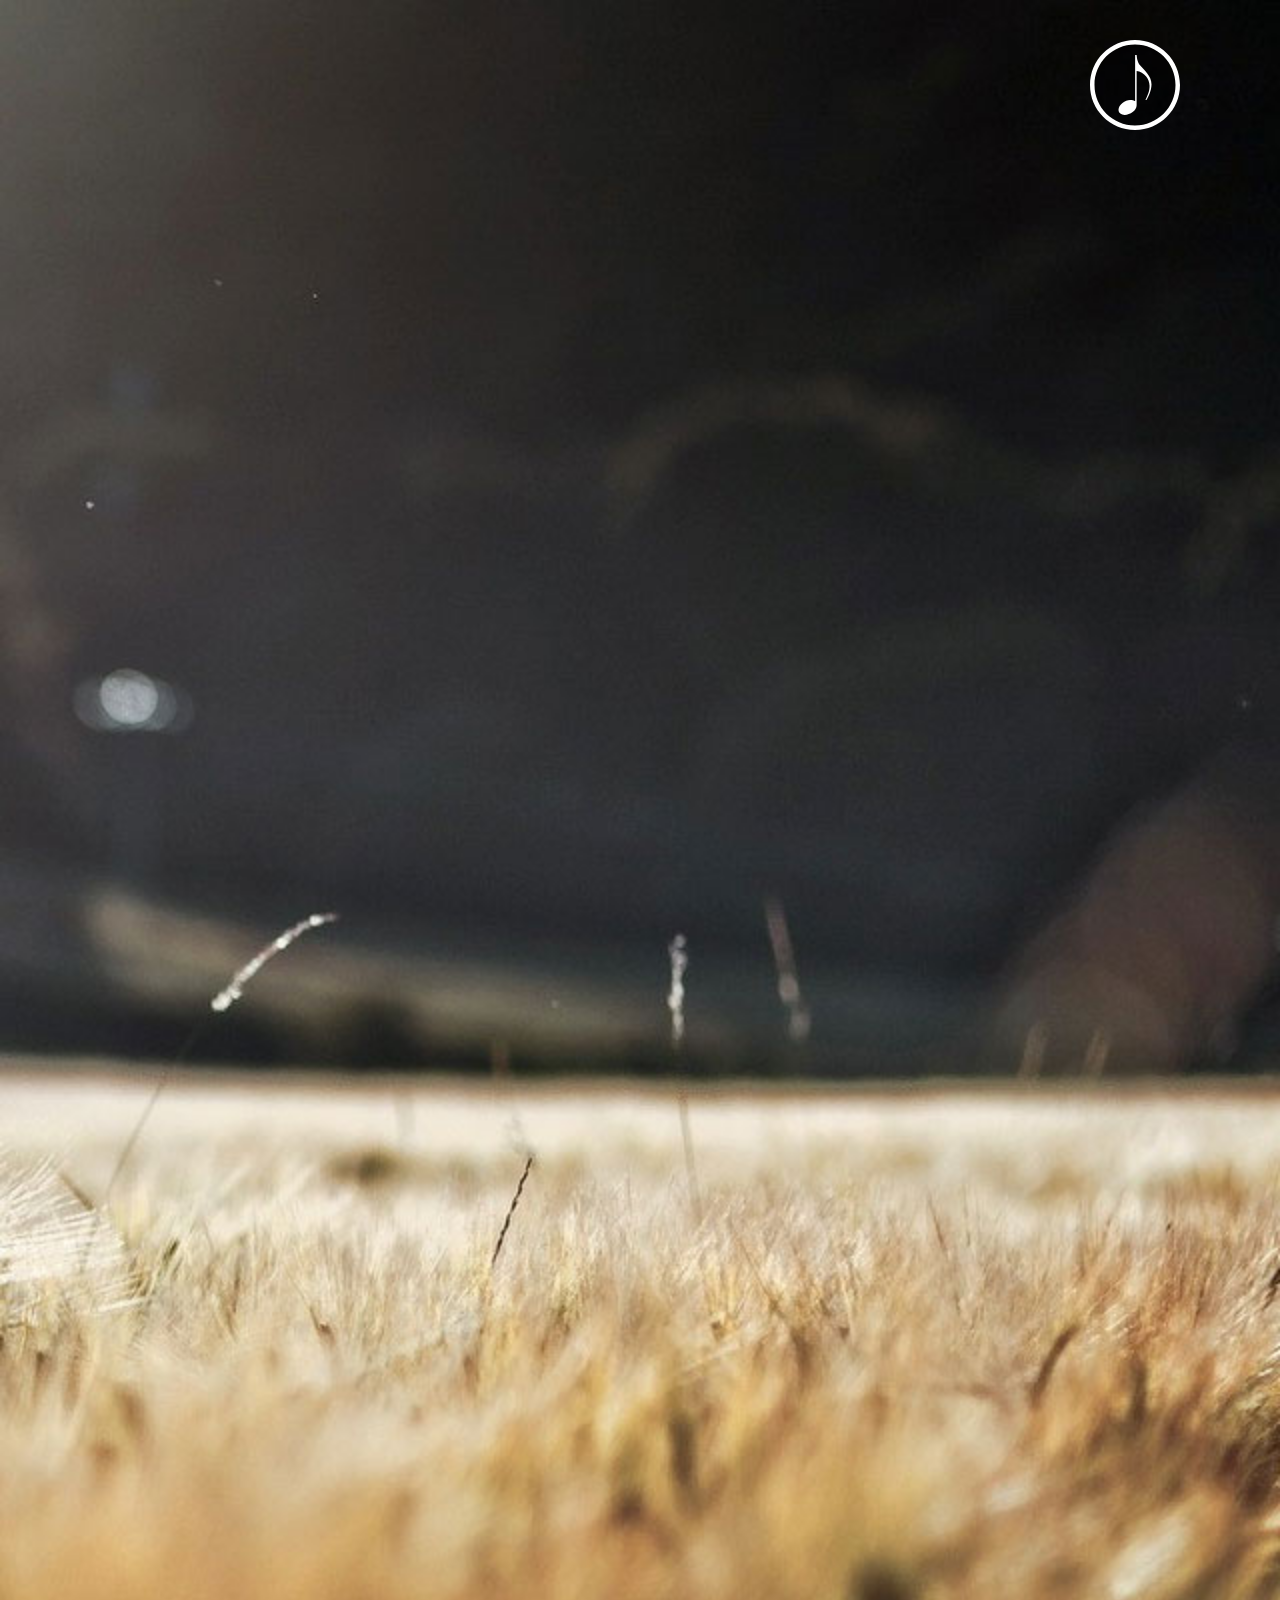
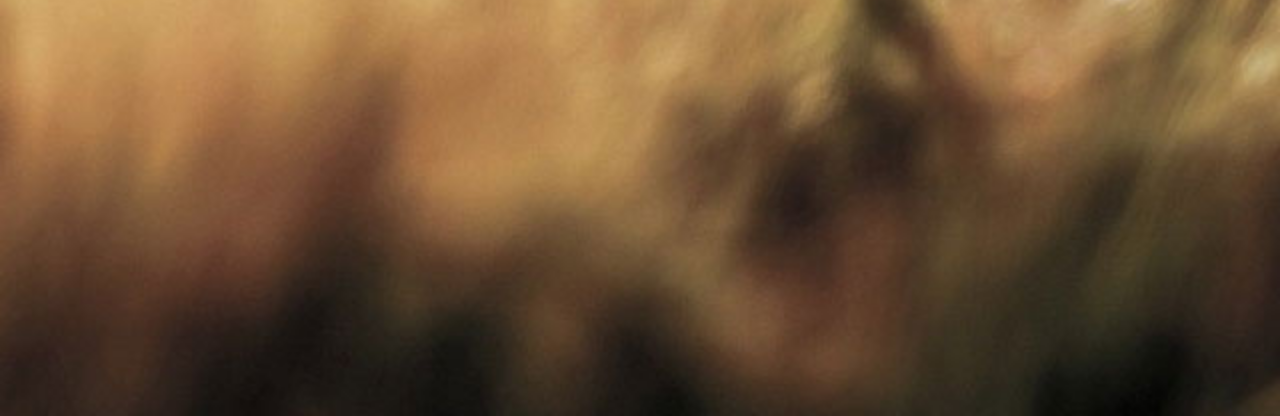
<file: index.html>
<!DOCTYPE html>
<html>
<head lang="en">
    <meta charset="UTF-8">
    <link rel="stylesheet" href="css/tab.css"/>
    <link rel="stylesheet" href="css/animate.css"/>
    <meta name="viewport" content="width=device-width,initial-scale=1.0,user-scalable=no">
</head>
<body>
<div id="main">
    <ul id="list">
        <li class="zIndex">
            <div class="a1" id="a1">
                <div class="a1-list1">
                    <img src="img/1-1.jpg"/>
                </div>
                <div class="a1-list2">
                    <img src="img/my.png"/>
                </div>
                <div class="a1-list3">
                    <img src="img/1-1.png"/>
                </div>
                <div class="a1-list4">
                    <p>郑</p>
                    <p>秀</p>
                    <p>明</p>
                </div>
                <div class="a1-list5">
                    <p>个</p>
                    <p>人</p>
                    <p>简</p>
                    <p>历</p>
                </div>
                <div class="a1-list6">
                    <p>给我一个学习工作的平台，我将还您100个满意</p>
                </div>
                <div class="a1-list7">
                <span>关注更多</span>
                </div>
            </div>
        </li>
        <li>
            <div class="a2">
                <div class="a2-list1">
                    <img src="img/2-2.png"/>
                </div>
                <div class="a2-list2">
                    <a href="javascript:;" ></a>
                    <a href="javascript:;" ></a>
                    <a href="javascript:;" ></a>
                    <a href="javascript:;" ></a>
                    <a href="javascript:;" ></a>
                </div>
                <div class="a2-list3">
                    <img src="img/my.png"/>
                    <img src="img/my.png"/>
                    <img src="img/my.png"/>
                    <img src="img/my.png"/>
                    <img src="img/my.png"/>
                </div>
                <div class="a2-list4" id="a2-list4">
                    <p>年龄:25</p>
                    <p>学历:本科</p>
                    <p>专业:动画</p>
                    <p>工作经验:1.5年</p>
                    <p>毕业学院:河北传媒学院</p>
                </div>
            </div>
        </li>
        <li>
            <div class="a3">
                <div class="a3-list1">
                    <img src="img/3-3.png"/>
                    <img src="img/3-3.png"/>
                    <img src="img/3-3.png"/>
                    <img src="img/3-3.png"/>
                    <img src="img/3-3.png"/>
                </div>
                <div class="a3-list2">
                    <a href="javascript:;" ></a>
                    <a href="javascript:;" ></a>
                    <a href="javascript:;" ></a>
                    <a href="javascript:;" ></a>
                </div>
                <div class="a3-list3">
                    <p>Javascript</p>
                    <p>HTML5+CSS3</p>
                    <p>jQuery</p>
                    <p>Ajax</p>
                    <p>DIV+CSS</p>
                </div>
            </div>
        </li>
        <li>
            <div class="a4">
                <h2>The advantage of me</h2>
                <div class="a4-list1">
                    <p>Javascript</p>
                    <p>jQuery</p>
                    <p>HTML5<br>CSS3</p>
                    <p>Ajax</p>
                    <p>DIV+CSS</p>
                    <p>PhotoShop</p>
                    <p>Flash</p>
                    <p>AE</p>
                </div>
                <div class="a4-list2">
                    <div>
                        <p>90%</p>
                    </div>
                    <div>
                        <p>70%</p>
                    </div>
                    <div>
                        <p>65%</p>
                    </div>
                    <div>
                        <p>65%</p>
                    </div>
                    <div>
                        <p>50%</p>
                    </div>
                    <div>
                        <p>80%</p>
                    </div>
                    <div>
                        <p>50%</p>
                    </div>
                    <div>
                        <p>55%</p>
                    </div>
                </div>
            </div>
        </li>
        <li>
            <div class="a5">
                <h2>
                    我
                </h2>
                <div class="a5-list1">
                    <img src="img/5-1.png"/>
                </div>
                <p class="a5-list2">
                    有梦想敢付出的90后，我虽说没有才华横溢，学富五车，但我对web前端开发具有浓厚的兴趣，工作之余经常关注前端技术方面的发展趋势，并且具有扎实的技术能力以及优良的代码风格，刻苦认真、虚心好学。我期望能在以后的工作和生活中，不断实现自我的人生价值和追求的目标。
                </p>
            </div>
        </li>
        <li>
            <div class="a6">
                <h2>CONTACT</h2>
                <h2>联系方式</h2>
                <div class="a6-list1"></div>
                <div class="a6-list2">
                    <img src="img/6-4.png"/>
                </div>
                <div class="a6-list3">
                    <img src="img/6-1.png"/>
                </div>
                <div class="a6-list4">
                    <img src="img/6-2.png"/>
                </div>
                <div class="a6-list5">
                    <img src="img/6-3.png"/>
                </div>
                <div class="a6-list6">
                    <p>河北省邯郸市磁县</p>
                </div>
                <div class="a6-list7">
                    <p>133-4106-7720</p>
                </div>
                <div class="a6-list8">
                    <p>632281949@qq.com</p>
                </div>
                <div class="a6-list9">
                    <p>北京市大兴区长丰园三区</p>
                </div>
            </div>
        </li>
        <li>
            <div class="a7">
                <div class="a7-list1">
                    <img src="img/7-2.png"/>
                </div>
                <h2>联系我吧</h2>
                <div class="a7-list2"></div>
                <div class="a7-list3">
                    <img src="img/erweima.png"/>
                </div>
                <p>扫一扫把我存到通讯录</p>
            </div>
        </li>
    </ul>
    <div id="audio-btn" class="audio-btn rotate">
        <audio loop src="img/music.mp3" id="media" autoplay preload></audio>
    </div>
</div>
<script src="js/banner.js"></script>
</body>
</html>
</file>
<file: css/tab.css>
* {
    margin: 0;
    padding: 0;
    font-family: "Microsoft Yahei";
}
ul,li{
    list-style-type: none;
}
html,body{
    width: 100%;
    height: 100%;
    overflow: hidden;
}
#main{
    width: 640px;
    height: 1008px;
    overflow: hidden;
    position: absolute;
    left:50%;
    top:0;
    margin-left: -320px;
    -webkit-transform-origin:top;
    transform-origin: top;
}
#list{
    height: 100%
}
#list li{
    width: 100%;
    height: 100%;
    position: absolute;
    background-repeat: no-repeat;
    background-size:cover;
}
#list li.zIndex{
    z-index: 8;
}
#list li:nth-child(1){
    background-image:url(../img/1-bg.jpg) ;
}
#list li:nth-child(2){
    background-image:url(../img/2-bg.jpg) ;
}
#list li:nth-child(3){
    background-image:url(../img/3-bg.jpg) ;
}
#list li:nth-child(4){
    background-image:url(../img/4-bg.jpg) ;
}
#list li:nth-child(5){
    background-image:url(../img/5-bg.jpg) ;
}
#list li:nth-child(6){
    background-image:url(../img/6-bg.gif) ;
}
#list li:nth-child(7){
    background-image:url(../img/7-bg.jpg) ;
}
.a1 .a1-list1,.a1 .a1-list2{
    position: absolute;
    border-radius: 50%;
    left: 50%;
}
.a1 .a1-list1{
    height: 215px;
    width: 215px;
    margin-left: -108px;
    top: 16%;
    opacity: 0;
}
.a1 img{
    width: 100%;
    height: 100%;
}
.a1 .a1-list2{
    height: 190px;
    width: 190px;
    margin-left: -95px;
    top: 17.2%;
    opacity: 1;
    -webkit-transform: scale(0,0);
    transform: scale(0,0);
}
#a1 .a1-list1{
    animation:opacityMove 0.55s  both;
    -webkit-animation:opacityMove 0.55s  both;
}
#a1 .a1-list2{
    animation:list2In 0.4s 0.5s both ;
    -webkit-animation:list2In 0.4s  0.5s both;
}
.a1 .a1-list1 img,.a1 .a1-list2 img{
    background-size: 100% 100%;
    border-radius: 50%;
}
.a1 .a1-list3{
    position: absolute;
    left: 50%;
    margin-left: -60px;
    opacity: 1;
    height: 25%;
    top: 40%;
    -webkit-transform: scale(0,0);
    transform: scale(0,0);
}
#a1 .a1-list3{
    animation:list2In 1s 0.7s both ;
    -webkit-animation:list2In 1s  0.7s both;
}
.a1 .a1-list4{
    position: absolute;
    left: 36%;
    opacity: 0;
    height: 120px;
    width: 62px;
    font-size: 58px;
    color: #f4711f;
    font-weight: bold;
    top: 40%;
}
#a1 .a1-list4{
    animation:fadeInLeft 1s 0.8s both ;
    -webkit-animation:fadeInLeft 1s  0.8s both;
}
#a1 .a1-list5{
    animation:fadeInRight 1s 0.8s both ;
    -webkit-animation:fadeInRight 1s  0.8s both;
}
.a1 .a1-list5{
    position: absolute;
    right: 36%;
    opacity: 0;
    height: 120px;
    width: 62px;
    font-size: 48px;
    color: #fff;
    font-weight: bold;
    top: 40%;
}
.a1 .a1-list6{
    position: absolute;
    left: 50%;
    margin-left: -35.5%;
    opacity: 0;
    height: 36px;
    width: 79%;
    font-size: 22px;
    color: #fff;
    top: 70%;
}
#a1 .a1-list6{
    animation:fadeInUp 1s 1.9s both ;
    -webkit-animation:fadeInUp 1s  1.9s both;
}
#a1 .a1-list7{
    animation:list2In 1s 1.8s both ;
    -webkit-animation:list2In 1s  1.8s both;
}
.a1 .a1-list7{
    position: absolute;
    left: 50%;
    margin-left: -100px;
    opacity: 0;
    height: 80px;
    width: 200px;
    border-radius: 40px;
    line-height: 80px;
    font-size: 28px;
    font-weight: bold;
    top: 80%;
    color: #f4711f;
    background: #ffffff;
    text-align: center;
    box-shadow: 0 3px 10px 1px black;
}
.a2 .a2-list1{
    position: absolute;
    left: 14%;
    width: 16%;
    height: 77%;
    opacity: 0;
    top: 10%;
}
#a2 .a2-list1{
    animation:zoomIn 0.5s both ;
    -webkit-animation:zoomIn 0.5s both;
}
#a2 .a2-list2 a:nth-child(1){
    animation:zoomIn 1s 0.1s both ;
    -webkit-animation:zoomIn 1s 0.1s both;
}
#a2 .a2-list2 a:nth-child(2){
    animation:zoomIn 1s 0.15s both ;
    -webkit-animation:zoomIn 1s 0.15s both;
}
#a2 .a2-list2 a:nth-child(3){
    animation:zoomIn 1s 0.2s both ;
    -webkit-animation:zoomIn 1s 0.2s both;
}
#a2 .a2-list2 a:nth-child(4){
    animation:zoomIn 1s 0.25s both ;
    -webkit-animation:zoomIn 1s 0.25s both;
}
#a2 .a2-list2 a:nth-child(5){
    animation:zoomIn 1s 0.3s both ;
    -webkit-animation:zoomIn 1s 0.3s both;
}
#a2 .a2-list3 img:nth-child(1){
    animation:zoomIn 1s 0.1s both ;
    -webkit-animation:zoomIn 1s 0.1s both;
}
#a2 .a2-list3 img:nth-child(2){
    animation:zoomIn 1s 0.15s both ;
    -webkit-animation:zoomIn 1s 0.15s both;
}
#a2 .a2-list3 img:nth-child(3){
    animation:zoomIn 1s 0.2s both ;
    -webkit-animation:zoomIn 1s 0.2s both;
}
#a2 .a2-list3 img:nth-child(4){
    animation:zoomIn 1s 0.25s both ;
    -webkit-animation:zoomIn 1s 0.25s both;
}
#a2 .a2-list3 img:nth-child(5){
    animation:zoomIn 1s 0.3s both ;
    -webkit-animation:zoomIn 1s 0.3s both;
}
#a2 .a2-list4 p:nth-child(1){
    animation:fadeInRight 1s 0.1s both ;
    -webkit-animation:fadeInRight 1s 0.1s both;
}
#a2 .a2-list4 p:nth-child(2){
    animation:fadeInRight 1s 0.15s both ;
    -webkit-animation:fadeInRight 1s 0.15s both;
}
#a2 .a2-list4 p:nth-child(3){
    animation:fadeInRight 1s  0.1s both ;
    -webkit-animation:fadeInRight 1s  0.1s both;
}
#a2 .a2-list4 p:nth-child(4){
    animation:fadeInRight 1s 0.25s both ;
    -webkit-animation:fadeInRight 1s 0.25s both;
}
#a2 .a2-list4 p:nth-child(5){
    animation:fadeInRight 1s 0.3s both ;
    -webkit-animation:fadeInRight 1s 0.3s both;
}
.a2 img{
    width: 100%;
    height: 100%;
}
.a2 .a2-list2 a:nth-child(1){
    background: url("../img/2-1.png")no-repeat center;
    position: absolute;
    left: 22%;
    width: 66%;
    height: 3%;
    opacity: 0;
    top: 21.5%;
}
.a2 .a2-list2 a:nth-child(2){
    background: url("../img/2-1.png")no-repeat center;
    position: absolute;
    left: 22%;
    width: 66%;
    height: 3%;
    opacity: 0;
    top: 37.5%;
}
.a2 .a2-list2 a:nth-child(3){
    background: url("../img/2-1.png")no-repeat center;
    position: absolute;
    left: 22%;
    width: 66%;
    height: 3%;
    opacity: 0;
    top: 53.5%;
}
.a2 .a2-list2 a:nth-child(4){
    background: url("../img/2-1.png")no-repeat center;
    position: absolute;
    left: 22%;
    width: 66%;
    height: 3%;
    opacity: 0;
    top: 69.5%;
}
.a2 .a2-list2 a:nth-child(5){
    background: url("../img/2-1.png")no-repeat center;
    position: absolute;
    left: 22%;
    width: 66%;
    height: 3%;
    opacity: 0;
    top: 85.5%;
}

.a2 .a2-list3 img:nth-child(1){
    position: absolute;
    left: 14.3%;
    width: 100px;
    height: 100px;
    border-radius: 50%;
    opacity: 0;
    top: 10%;
}
.a2 .a2-list3 img:nth-child(2){
    position: absolute;
    left: 14.3%;
    width: 100px;
    height: 100px;
    border-radius: 50%;
    opacity: 0;
    top: 26%;
}
.a2 .a2-list3 img:nth-child(3){
    position: absolute;
    left: 14.3%;
    width: 100px;
    height: 100px;
    border-radius: 50%;
    opacity: 0;
    top: 42%;
}
.a2 .a2-list3 img:nth-child(4){
    position: absolute;
    left: 14.3%;
    width: 100px;
    height: 100px;
    border-radius: 50%;
    opacity: 0;
    top: 58%;
}
.a2 .a2-list3 img:nth-child(5){
    position: absolute;
    left: 14.3%;
    width: 100px;
    height: 100px;
    border-radius: 50%;
    opacity: 0;
    top: 74%;
}
.a2 .a2-list4 p:nth-child(1){
    position: absolute;
    left: 35%;
    top: 13%;
    font-size: 26px;
    font-weight: bold;
    color: #fff;
    opacity: 0;
}
.a2 .a2-list4 p:nth-child(2){
    position: absolute;
    left: 35%;
    top: 29%;
    font-size: 26px;
    font-weight: bold;
    color: #fff;
    opacity: 0;
}
.a2 .a2-list4 p:nth-child(3){
    position: absolute;
    left: 35%;
    top: 45%;
    font-size: 26px;
    font-weight: bold;
    color: #fff;
    opacity: 0;
}
.a2 .a2-list4 p:nth-child(4){
    position: absolute;
    left: 35%;
    top: 61%;
    font-size: 26px;
    font-weight: bold;
    color: #fff;
    opacity: 0;
}
.a2 .a2-list4 p:nth-child(5){
    position: absolute;
    left: 35%;
    top: 77%;
    font-size: 26px;
    font-weight: bold;
    color: #fff;
    opacity: 0;
}
.a3 img{
    width: 100%;
    height: 100%;
}
#a3 .a3-list1 img:nth-child(1){
    animation:fadeIn 0.6s ease both;
    -webkit-animation:fadeIn 0.6s ease both;
}
#a3 .a3-list2 a:nth-child(1){
    animation:fadeIn 0.6s ease 0.2s both; ;
    -webkit-animation:fadeIn 0.6s ease 0.2s both;;
}
#a3 .a3-list1 img:nth-child(2){
    animation:fadeIn 0.6s ease 0.4s both; ;
    -webkit-animation:fadeIn 0.6s ease 0.4s both;;
}
#a3 .a3-list2 a:nth-child(2){
    animation:fadeIn 0.6s ease 0.6s both; ;
    -webkit-animation:fadeIn 0.6s ease 0.6s both;;
}
#a3 .a3-list1 img:nth-child(3){
    animation:fadeIn 0.6s ease 0.8s both; ;
    -webkit-animation:fadeIn 0.6s ease 0.8s both;;
}
#a3 .a3-list2 a:nth-child(3){
    animation:fadeIn 0.6s ease 1s both;
    -webkit-animation:fadeIn 0.6s ease 1s both;
}
#a3 .a3-list1 img:nth-child(4){
    animation:fadeIn 0.6s ease 1.2s both;
    -webkit-animation:fadeIn 0.6s ease 1.2s both;
}
#a3 .a3-list2 a:nth-child(4){
    animation:fadeIn 0.6s ease 1.4s both;
    -webkit-animation:fadeIn 0.6s ease 1.4s both;
}
#a3 .a3-list1 img:nth-child(5){
    animation:fadeIn 0.6s ease 1.6s both;
    -webkit-animation:fadeIn 0.6s ease 1.6s both;
}
#a3 .a3-list3 p:nth-child(1){
    animation:fadeInRight 1s ease both;
    -webkit-animation:fadeInRight 1s ease both;
}
#a3 .a3-list3 p:nth-child(2){
    animation:fadeInLeft 1s ease 0.2s both;
    -webkit-animation:fadeInLeft 1s ease 0.2s both;
}
#a3 .a3-list3 p:nth-child(3){
    animation:fadeInRight 1s ease 0.6s both ;
    -webkit-animation:fadeInRight 1s ease 0.6s both;
}
#a3 .a3-list3 p:nth-child(4){
    animation:fadeInLeft 1s ease 1s both ;
    -webkit-animation:fadeInLeft 1s ease 1s both;
}
#a3 .a3-list3 p:nth-child(5){
    animation:fadeInRight 1s ease 1.4s both ;
    -webkit-animation:fadeInRight 1s ease 1.4s both;
}
.a3 .a3-list1 img:nth-child(1){
     position: absolute;
     left: 28.2%;
     width: 90px;
     height: 90px;
     opacity: 0;
     top: 9.5%;
 }
.a3 .a3-list1 img:nth-child(2){
    position: absolute;
    width: 90px;
    height: 90px;
    opacity: 0;
    left: 53%;
    top: 25%;
}
.a3 .a3-list1 img:nth-child(3){
    position: absolute;
    width: 90px;
    height: 90px;
    opacity: 0;
    left: 28%;
    top: 40.5%;
}
.a3 .a3-list1 img:nth-child(4){
    position: absolute;
    width: 90px;
    height: 90px;
    opacity: 0;
    left: 54%;
    top: 57%;

}
.a3 .a3-list1 img:nth-child(5){
    position: absolute;
    width: 90px;
    height: 90px;
    opacity: 0;
    left: 28%;
    top:75%;
}
.a3 .a3-list2 a:nth-child(1){
    background: url("../img/3-1.png");
    position: absolute;
    left: 50.5%;
    width: 24.5%;
    height: 24.5%;
    margin-left: -100px;
    opacity: 0;
    top: 13.5%;
}
.a3 .a3-list2 a:nth-child(2){
    background: url("../img/3-2.png");
    position: absolute;
    left: 50.5%;
    width: 25%;
    height: 29%;
    margin-left: -100px;
    opacity: 0;
    top: 15.5%;
}
.a3 .a3-list2 a:nth-child(3){
    background: url("../img/3-1.png");
    position: absolute;
    left: 50.5%;
    width: 26%;
    height: 29%;
    margin-left: -100px;
    opacity: 0;
    top: 44.6%;
}
.a3 .a3-list2 a:nth-child(4){
    background: url("../img/3-2.png");
    position: absolute;
    left: 50.5%;
    width: 26%;
    height: 40%;
    margin-left: -100px;
    opacity: 0;
    top: 49%;
    transform:rotate(-3deg);
    -webkit-transform:rotate(-3deg);
}
.a3 .a3-list3 p:nth-child(1){
     position: absolute;
     left: 45%;
     top: 11.5%;
     font-size: 28px;
     color: #fff;
     opacity: 0;
 }
.a3 .a3-list3 p:nth-child(2){
    position: absolute;
    left: 20%;
    top: 27.5%;
    font-size: 28px;
    color: #fff;
    opacity: 0;
}
.a3 .a3-list3 p:nth-child(3){
    position: absolute;
    left: 45%;
    top: 43%;
    font-size: 28px;
    color: #fff;
    opacity: 0;
}
.a3 .a3-list3 p:nth-child(4){
    position: absolute;
    left: 39.5%;
    top: 59.5%;
    font-size: 28px;
    color: #fff;
    opacity: 0;
}
.a3 .a3-list3 p:nth-child(5){
    position: absolute;
    left: 45%;
    top: 77.5%;
    font-size: 28px;
    color: #fff;
    opacity: 0;
}
.a4 h2{
    position: absolute;
    margin-left: -240px;
    top: 7%;
    font-size: 45px;
    font-weight: bold;
    left: 50%;
    color: lavender;
    opacity: 0;
}
#a4 h2{
    animation:fadeInDown 0.8s ease 1 both;
    -webkit-animation:fadeInDown 0.8s ease 1 both;
    animation-play-state: initial;
    -webkit-animation-play-state: initial;
}
#a4 .a4-list1 p:nth-child(1){
    animation:fadeInLeft 0.4s ease 0.2s 1 both;
    -webkit-animation:fadeInLeft 0.4s ease 0.2s 1 both;
    animation-play-state: initial;
    -webkit-animation-play-state: initial;
}
#a4 .a4-list1 p:nth-child(2){
    animation:fadeInLeft 0.4s ease 0.4s 1 both;
    -webkit-animation:fadeInLeft 0.4s ease 0.4s 1 both;
    animation-play-state: initial;
    -webkit-animation-play-state: initial;
}
#a4 .a4-list1 p:nth-child(3){
    animation:fadeInLeft 0.4s ease 0.6s 1 both;
    -webkit-animation:fadeInLeft 0.4s ease 0.6s 1 both;
    animation-play-state: initial;
    -webkit-animation-play-state: initial;
}
#a4 .a4-list1 p:nth-child(4){
    animation:fadeInLeft 0.4s ease 0.8s 1 both;
    -webkit-animation:fadeInLeft 0.4s ease 0.8s 1 both;
    animation-play-state: initial;
    -webkit-animation-play-state: initial;
}
#a4 .a4-list1 p:nth-child(5){
    animation:fadeInLeft 0.4s ease 1s 1 both;
    -webkit-animation:fadeInLeft 0.4s ease 1s 1 both;
    animation-play-state: initial;
    -webkit-animation-play-state: initial;
}
#a4 .a4-list1 p:nth-child(6){
    animation:fadeInLeft 0.4s ease 1.2s 1 both;
    -webkit-animation:fadeInLeft 0.4s ease 1.2s 1 both;
    animation-play-state: initial;
    -webkit-animation-play-state: initial;
}
#a4 .a4-list1 p:nth-child(7){
    animation:fadeInLeft 0.4s ease 1.4s 1 both;
    -webkit-animation:fadeInLeft 0.4s ease 1.4s 1 both;
    animation-play-state: initial;
    -webkit-animation-play-state: initial;
}
#a4 .a4-list1 p:nth-child(8){
    animation:fadeInLeft 0.4s ease 1.6s 1 both;
    -webkit-animation:fadeInLeft 0.4s ease 1.6s 1 both;
    animation-play-state: initial;
    -webkit-animation-play-state: initial;
}
.a4 .a4-list1{
    width: 28%;
    height: 85%;
    position: absolute;
    left: 0;
    top: 50%;
    margin-top: -67%;
}
.a4 .a4-list1 p:nth-child(1){
    position: absolute;
    top: 14%;
    left: 28%;
    font-size: 25px;
    font-weight: bold;
    color: #fff;
    opacity: 0;
}
.a4 .a4-list1 p:nth-child(2){
    position: absolute;
    top: 24.5%;
    left: 28%;
    font-size: 25px;
    font-weight: bold;
    color: #fff;
    opacity: 0;
}
.a4 .a4-list1 p:nth-child(3){
    position: absolute;
    top: 34.5%;
    left: 28%;
    font-size: 25px;
    font-weight: bold;
    color: #fff;
    opacity: 0;
}
.a4 .a4-list1 p:nth-child(4){
    position: absolute;
    top: 47.3%;
    left: 28%;
    font-size: 25px;
    font-weight: bold;
    color: #fff;
    opacity: 0;
}
.a4 .a4-list1 p:nth-child(5){
    position: absolute;
    top: 58%;
    left: 28%;
    font-size: 25px;
    font-weight: bold;
    color: #fff;
    opacity: 0;
}
.a4 .a4-list1 p:nth-child(6){
    position: absolute;
    top: 68.5%;
    left: 28%;
    font-size: 25px;
    font-weight: bold;
    color: #fff;
    opacity: 0;
}
.a4 .a4-list1 p:nth-child(7){
    position: absolute;
    top: 79.5%;
    left: 28%;
    font-size: 25px;
    font-weight: bold;
    color: #fff;
    opacity: 0;
}
.a4 .a4-list1 p:nth-child(8){
    position: absolute;
    top: 90%;
    left: 28%;
    font-size: 25px;
    font-weight: bold;
    color: #fff;
    opacity: 0;
}
.a4 .a4-list2 div{
    overflow: hidden;
    position: absolute;
    left: 33%;
    width: 380px;
    height: 40px;
    background: #fff;
    opacity: 0;
}
#a4 .a4-list2 div:nth-child(1){
    animation:fadeInRight 0.4s ease 0.2s 1 both;
    -webkit-animation:fadeInRight 0.4s ease 0.2s 1 both;
    animation-play-state: initial;
    -webkit-animation-play-state: initial;
}
#a4 .a4-list2 div:nth-child(2){
    animation:fadeInRight 0.4s ease 0.4s 1 both;
    -webkit-animation:fadeInRight 0.4s ease 0.4s 1 both;
    animation-play-state: initial;
    -webkit-animation-play-state: initial;
}
#a4 .a4-list2 div:nth-child(3){
    animation:fadeInRight 0.4s ease 0.6s 1 both;
    -webkit-animation:fadeInRight 0.4s ease 0.6s 1 both;
    animation-play-state: initial;
    -webkit-animation-play-state: initial;
}
#a4 .a4-list2 div:nth-child(4){
    animation:fadeInRight 0.4s ease 0.8s 1 both;
    -webkit-animation:fadeInRight 0.4s ease 0.8s 1 both;
    animation-play-state: initial;
    -webkit-animation-play-state: initial;
}
#a4 .a4-list2 div:nth-child(5){
    animation:fadeInRight 0.4s ease 1s 1 both;
    -webkit-animation:fadeInRight 0.4s ease 1s 1 both;
    animation-play-state: initial;
    -webkit-animation-play-state: initial;
}
#a4 .a4-list2 div:nth-child(6){
    animation:fadeInRight 0.4s ease 1.2s 1 both;
    -webkit-animation:fadeInRight 0.4s ease 1.2s 1 both;
    animation-play-state: initial;
    -webkit-animation-play-state: initial;
}
#a4 .a4-list2 div:nth-child(7){
    animation:fadeInRight 0.4s ease 1.4s 1 both;
    -webkit-animation:fadeInRight 0.4s ease 1.4s 1 both;
    animation-play-state: initial;
    -webkit-animation-play-state: initial;
}
#a4 .a4-list2 div:nth-child(8){
    animation:fadeInRight 0.4s ease 1.6s 1 both;
    -webkit-animation:fadeInRight 0.4s ease 1.6s 1 both;
    animation-play-state: initial;
    -webkit-animation-play-state: initial;
}
.a4 .a4-list2 div:nth-child(1){
    top: 19%;
}
.a4 .a4-list2 div:nth-child(2){
    top: 28.5%;
}
.a4 .a4-list2 div:nth-child(3){
    top: 38%;
}
.a4 .a4-list2 div:nth-child(4){
    top: 47.3%;
}
.a4 .a4-list2 div:nth-child(5){
    top: 56.5%;
}
.a4 .a4-list2 div:nth-child(6){
    top: 65.5%;
}
.a4 .a4-list2 div:nth-child(7){
    top: 74.5%;
}
.a4 .a4-list2 div:nth-child(8){
    top: 83.5%;
}
.a4 .a4-list2 p{
    padding-left: 20px;
    height: 100%;
    line-height: 40px;
    font-size: 20px;
    color: #fff;
    font-weight: bold;
}
#a4 .a4-list2 div:nth-child(1) p{
    animation:fadeIn 0.8s ease 0.4s 1 both;
    -webkit-animation:fadeIn 0.8s ease 0.4s 1 both;
    animation-play-state: initial;
    -webkit-animation-play-state: initial;
}
#a4 .a4-list2 div:nth-child(2) p{
    animation:fadeIn 0.8s ease 0.6s 1 both;
    -webkit-animation:fadeIn 0.8s ease 0.6s 1 both;
    animation-play-state: initial;
    -webkit-animation-play-state: initial;
}
#a4 .a4-list2 div:nth-child(3) p{
    animation:fadeIn 0.8s ease 0.8s 1 both;
    -webkit-animation:fadeIn 0.8s ease 0.8s 1 both;
    animation-play-state: initial;
    -webkit-animation-play-state: initial;
}
#a4 .a4-list2 div:nth-child(4) p{
    animation:fadeIn 0.8s ease 1s 1 both;
    -webkit-animation:fadeIn 0.8s ease 1s 1 both;
    animation-play-state: initial;
    -webkit-animation-play-state: initial;
}
#a4 .a4-list2 div:nth-child(5) p{
    animation:fadeIn 0.8s ease 1.2s 1 both;
    -webkit-animation:fadeIn 0.8s ease 1.2s 1 both;
    animation-play-state: initial;
    -webkit-animation-play-state: initial;
}
#a4 .a4-list2 div:nth-child(6) p{
    animation:fadeIn 0.8s ease 1.4s 1 both;
    -webkit-animation:fadeIn 0.8s ease 1.4s 1 both;
    animation-play-state: initial;
    -webkit-animation-play-state: initial;
}
#a4 .a4-list2 div:nth-child(7) p{
    animation:fadeIn 0.8s ease 1.6s 1 both;
    -webkit-animation:fadeIn 0.8s ease 1.6s 1 both;
    animation-play-state: initial;
    -webkit-animation-play-state: initial;
}
#a4 .a4-list2 div:nth-child(8) p{
    animation:fadeIn 0.8s ease 1.8s 1 both;
    -webkit-animation:fadeIn 0.8s ease 1.8s 1 both;
    animation-play-state: initial;
    -webkit-animation-play-state: initial;
}
.a4 .a4-list2 div:nth-child(1) p{
    width: 90%;
    background: lightcoral;
    opacity: 0;
}
.a4 .a4-list2 div:nth-child(2) p{
    width: 70%;
    /*background: orange;*/
    background: orange;
    opacity: 0;
}
.a4 .a4-list2 div:nth-child(3) p{
    width: 65%;
    /*background: rosybrown;*/
    background: lightseagreen;
    opacity: 0;
}
.a4 .a4-list2 div:nth-child(4) p{
    width: 65%;
    /*background: green;*/
    background: orchid;
    opacity: 0;
}
.a4 .a4-list2 div:nth-child(5) p{
    width: 50%;
    background: darkseagreen;
    opacity: 0;
}
.a4 .a4-list2 div:nth-child(6) p{
    width: 80%;
    background: cornflowerblue;
    opacity: 0;
}
.a4 .a4-list2 div:nth-child(7) p{
    width: 50%;
    background: coral;
    opacity: 0;
}
.a4 .a4-list2 div:nth-child(8) p{
    width: 55%;
    background:cadetblue;
    opacity: 0;
}
.a5 h2{
    font-size: 85px;
    font-weight: bold;
    color: lavender;
    position: absolute;
    top: 15%;
    left: 11%;
    opacity: 0;
}
#a5 h2{
    animation:fadeInDown 1s both ;
    -webkit-animation:fadeInDown 1s both;
    animation-play-state: initial;
    -webkit-animation-play-state: initial;
}
#a5 .a5-list1{
    animation:fadeInDown 1s ease 0.4s both;
    -webkit-animation:fadeInDown 1s ease 0.4s both;
    animation-play-state: initial;
    -webkit-animation-play-state: initial;
}
#a5 .a5-list2{
    animation:fadeInDown 1s ease 0.8s both;
    -webkit-animation:fadeInDown 1s ease 0.8s both;
    animation-play-state: initial;
    -webkit-animation-play-state: initial;
}
.a5 .a5-list1{
    position: absolute;
    top: 18%;
    left: 21%;
    width: 120px;
    height: 300px;
    opacity: 0;
}
.a5 .a5-list1 img{
    width: 100%;
    height: 100%;
}
.a5 .a5-list2{
    font-size: 26px;
    color: #fff;
    position: absolute;
    top: 17.5%;
    left: 35.5%;
    width: 350px;
    height: 450px;
    opacity: 0;
}
#a6 h2{
    animation:fadeInLeft 0.6s ease 1 both;
    -webkit-animation:fadeInLeft 0.6s ease 1 both;
    animation-play-state: initial;
    -webkit-animation-play-state: initial;
}
#a6 .a6-list1{
    animation:fadeInLeft 0.6s ease 0.2s 1 both;
    -webkit-animation:fadeInLeft 0.6s ease 0.2s 1 both;
    animation-play-state: initial;
    -webkit-animation-play-state: initial;
}
#a6 .a6-list2{
    animation:fadeInUp 0.8s ease 0.2s 1 both;
    -webkit-animation:fadeInUp 0.8s ease 0.2s 1 both;
    animation-play-state: initial;
    -webkit-animation-play-state: initial;
}
#a6 .a6-list3{
    animation:fadeInUp 0.8s ease 0.4s 1 both;
    -webkit-animation:fadeInUp 0.8s ease 0.4s 1 both;
    animation-play-state: initial;
    -webkit-animation-play-state: initial;
}
#a6 .a6-list4{
    animation:fadeInUp 0.8s ease 0.6s 1 both;
    -webkit-animation:fadeInUp 0.8s ease 0.6s 1 both;
    animation-play-state: initial;
    -webkit-animation-play-state: initial;
}
#a6 .a6-list5{
    animation:fadeInUp 0.8s ease 0.8s 1 both;
    -webkit-animation:fadeInUp 0.8s ease 0.8s 1 both;
    animation-play-state: initial;
    -webkit-animation-play-state: initial;
}
#a6 .a6-list6{
    animation:fadeInRight 1s ease 0.7s 1 both;
    -webkit-animation:fadeInRight 1s ease 0.7s 1 both;
    animation-play-state: initial;
    -webkit-animation-play-state: initial;
}
#a6 .a6-list7{
    animation:fadeInRight 1s ease 0.9s 1 both;
    -webkit-animation:fadeInRight 1s ease 0.9s 1 both;
    animation-play-state: initial;
    -webkit-animation-play-state: initial;
}
#a6 .a6-list8{
    animation:fadeInRight 1s ease 1.1s 1 both;
    -webkit-animation:fadeInRight 1s ease 1.1s 1 both;
    animation-play-state: initial;
    -webkit-animation-play-state: initial;
}
#a6 .a6-list9{
    animation:fadeInRight 1s ease 1.3s 1 both;
    -webkit-animation:fadeInRight 1s ease 1.3s 1 both;
    animation-play-state: initial;
    -webkit-animation-play-state: initial;
}
.a6 h2:nth-child(1){
    font-size: 45px;
    color: #fff;
    position: absolute;
    top: 11%;
    left: 14.5%;
    width: 400px;
    height: 200px;
    opacity: 0;
}
.a6 h2:nth-child(2){
    font-size: 26px;
    color: #fff;
    position: absolute;
    top: 12.5%;
    left: 51.5%;
    width: 400px;
    height: 200px;
    opacity: 0;
}
.a6 img{
    width: 100%;
    height: 100%;
}
.a6 .a6-list1{
    position: absolute;
    top: 9%;
    left: 15%;
    width: 450px;
    height: 200px;
    background: url("../img/6-5.png")no-repeat center;
    opacity: 0;
}
.a6 .a6-list2{
    position: absolute;
    top: 45.5%;
    left: 15%;
    background-color: rgba(0,0,0,0.25);
    height: 88px;
    width: 88px;
    opacity: 0;
}
.a6 .a6-list3{
    position: absolute;
    top: 54.5%;
    left: 15%;
    background-color: rgba(0,0,0,0.25);
    height: 88px;
    width: 88px;
    opacity: 0;
}
.a6 .a6-list4{
    position: absolute;
    top: 63.5%;
    left: 15%;
    opacity: 0;
    background-color: rgba(0,0,0,0.25);
    height: 88px;
    width: 88px;

}
.a6 .a6-list5{
    position: absolute;
    top: 72.5%;
    left: 15%;
    opacity: 0;
    background-color: rgba(0,0,0,0.25);
    height: 88px;
    width: 88px;
}
.a6 .a6-list6{
    position: absolute;
    top: 45.5%;
    left: 29%;
    opacity: 0;
    background-color: rgba(0,0,0,0.25);
    height: 88px;
    width: 355px;
}
.a6 .a6-list7{
    position: absolute;
    top: 54.5%;
    left: 29%;
    opacity: 0;
    background-color: rgba(0,0,0,0.25);
    height: 88px;
    width: 355px;
}
.a6 .a6-list8{
    position: absolute;
    top: 63.5%;
    left: 29%;
    opacity: 0;
    background-color: rgba(0,0,0,0.25);
    height: 88px;
    width: 355px;
}
.a6 .a6-list9{
    position: absolute;
    top: 72.5%;
    left: 29%;
    opacity: 0;
    background-color: rgba(0,0,0,0.25);
    height: 88px;
    width: 355px;
}
.a6 p{
    font-size: 22px;
    color: #fff;
    line-height: 88px;
    margin-left: 25px;
    font-weight: 200;
}
#a7{
    animation:flipInY 1s ease 1 both;
    -webkit-animation:flipInY 1s ease 1 both;
    animation-play-state: initial;
    -webkit-animation-play-state: initial;
}
#a7 .a7-list1{
    animation:zoomIn 1s ease 0.4s 1 both;
    -webkit-animation:zoomIn 1s ease 0.4s 1 both;
    animation-play-state: initial;
    -webkit-animation-play-state: initial;
}
#a7 h2{
    animation:fadeInUp 1s ease 0.8s 1 both;
    -webkit-animation:fadeInUp 1s ease 0.8s 1 both;
    animation-play-state: initial;
    -webkit-animation-play-state: initial;
}
#a7 .a7-list2{
    animation:zoomIn 1s ease 1s 1 both;
    -webkit-animation:zoomIn 1s ease 1s 1 both;
    animation-play-state: initial;
    -webkit-animation-play-state: initial;
}
#a7 .a7-list3{
    animation:flipInX 1s ease 1s 1 both;
    -webkit-animation:flipInX 1s ease 1s 1 both;
    animation-play-state: initial;
    -webkit-animation-play-state: initial;
}
#a7 P{
    animation:fadeIn 1s ease 1.2s 1 both;
    -webkit-animation:fadeIn 1s ease 1.2s 1 both;
    animation-play-state: initial;
    -webkit-animation-play-state: initial;
}
.a7{
    width: 480px;
    height: 730px;
    background: #fff;
    border-radius: 30px;
    position: absolute;
    top: 50%;
    left: 50%;
    margin-left: -240px;
    margin-top: -365px;
    box-shadow: 0 3px 10px 0 black;
    opacity: 0;
}
.a7 img{
    width: 100%;
    height: 100%;
}
.a7 .a7-list1{
    width: 165px;
    height: 165px;
    border: 4px solid #fff;
    border-radius: 50%;
    position: absolute;
    top: 5%;
    left: 50%;
    margin-left: -82.5px;
    box-shadow: 0 3px 10px 0 gainsboro;
}
.a7 .a7-list1 img{
    border-radius: 50%;
}
.a7 .a7-list2{
    background: url("../img/7-1.png")no-repeat center;
    position: absolute;
    width: 400px;
    height: 100px;
    top: 35%;
    left: 50%;
    margin-left: -200px;
}
.a7 h2{
    position: absolute;
    top: 30%;
    left: 50%;
    width: 200px;
    margin-left: -81px;
    font-size: 42px;
    font-weight: bold;
    color: gray;
}
.a7 .a7-list3{
    position: absolute;
    width: 235px;
    height: 235px;
    top: 49%;
    left: 50%;
    margin-left: -117.5px;
    box-shadow: 0 3px 10px 0 gray;
}
.a7 p{
    font-size: 23px;
    color: gray;
    position: absolute;
    top: 88%;
    left: 50%;
    width: 230px;
    margin-left: -115px;
}
.audio-btn{
    position: absolute;
    z-index: 100;
    width: 45px;
    height: 45px;
    top: 20px;
    right: 50px;
    background: url("../img/normalmusic.svg") no-repeat center center;
    background-size: contain;
    display: block;
}
#audio-btn{
    -webkit-animation: change 1.5s linear infinite;
    animation: change 1.5s linear infinite;
}

@-webkit-keyframes change {
    0%{
        -webkit-transform:rotate(0deg);
        transform:rotate(0deg);
    }
    50%{
        -webkit-transform:rotate(180deg);
        transform:rotate(180deg);
    }
    100%{
        -webkit-transform:rotate(360deg);
        transform:rotate(360deg);
    }
}
@keyframes change {
0%{
    -webkit-transform:rotate(0deg);
    transform:rotate(0deg);
}
50%{
    -webkit-transform:rotate(180deg);
    transform:rotate(180deg);
}
100%{
    -webkit-transform:rotate(360deg);
    transform:rotate(360deg);
}
}
</file>
